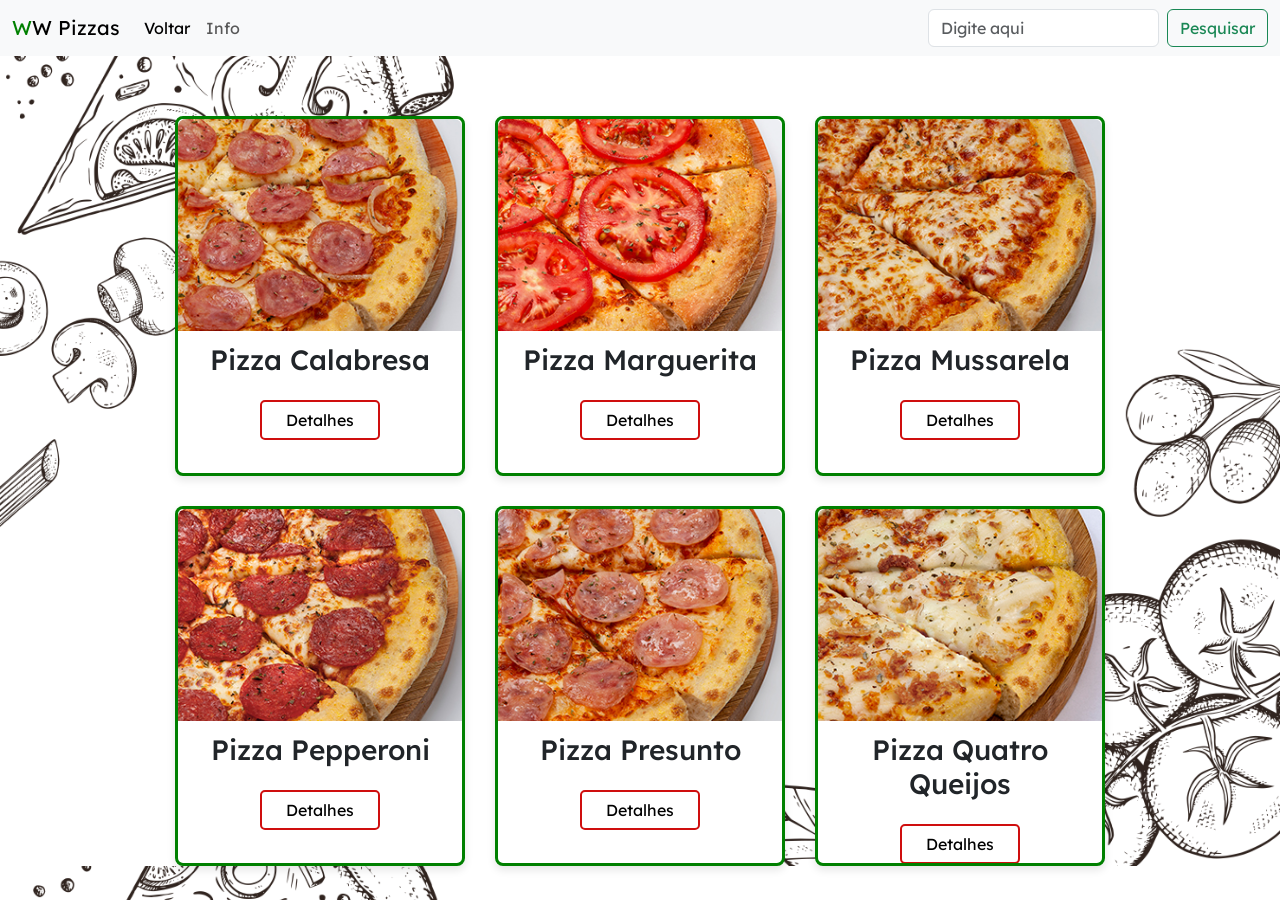
<file: html/cardapio.html>
<!DOCTYPE html>
<html lang="pt-br">
<head>
    <meta charset="UTF-8">
    <meta name="viewport" content="width=device-width, initial-scale=1.0">
    <title>Cardápio</title>
    <link rel="stylesheet" href="../styles/cardapio.css">
    <link href="https://cdn.jsdelivr.net/npm/bootstrap@5.3.3/dist/css/bootstrap.min.css" rel="stylesheet" integrity="sha384-QWTKZyjpPEjISv5WaRU9OFeRpok6YctnYmDr5pNlyT2bRjXh0JMhjY6hW+ALEwIH" crossorigin="anonymous">
    
    <style>
        @import url('https://fonts.googleapis.com/css2?family=Lexend:wght@100..900&display=swap');
    </style>
</head>
<body>
    <nav class="navbar navbar-expand-lg bg-body-tertiary" id="navbar">
        <div class="container-fluid">
            <a class="navbar-brand" href="#" id="logo">WW Pizzas</a>
            <button class="navbar-toggler" type="button" data-bs-toggle="collapse" data-bs-target="#navbarSupportedContent" aria-controls="navbarSupportedContent" aria-expanded="false" aria-label="Toggle navigation">
                <span class="navbar-toggler-icon"></span>
            </button>
            <div class="collapse navbar-collapse" id="navbarSupportedContent">
                <ul class="navbar-nav me-auto mb-2 mb-lg-0">
                    <li class="nav-item">
                        <a class="nav-link active" aria-current="page" href="index.html">Voltar</a>
                    </li>
                    <li class="nav-item">
                        <a class="nav-link" href="detalhes.html">Info</a>
                    </li>
                </ul>
                <form class="d-flex" role="search">
                    <input class="form-control me-2" type="search" placeholder="Digite aqui" aria-label="Search"/>
                    <button class="btn btn-outline-success" type="submit">Pesquisar</button>
                </form>
            </div>
        </div>
    </nav>

    <main>
        <article></article>
    </main>

    <!-- JS Local -->
    <script src="../scripts/carpadio.js"></script>
    <!-- Bootstrap JS v5.3.3 Oficial -->
    <script src="https://cdn.jsdelivr.net/npm/bootstrap@5.3.3/dist/js/bootstrap.bundle.min.js" integrity="sha384-YvpcrYf0tY3lHB60NNkmXc5s9fDVZLESaAA55NDzOxhy9GkcIdslK1eN7N6jIeHz" crossorigin="anonymous"></script>
</body>
</html>
</file>
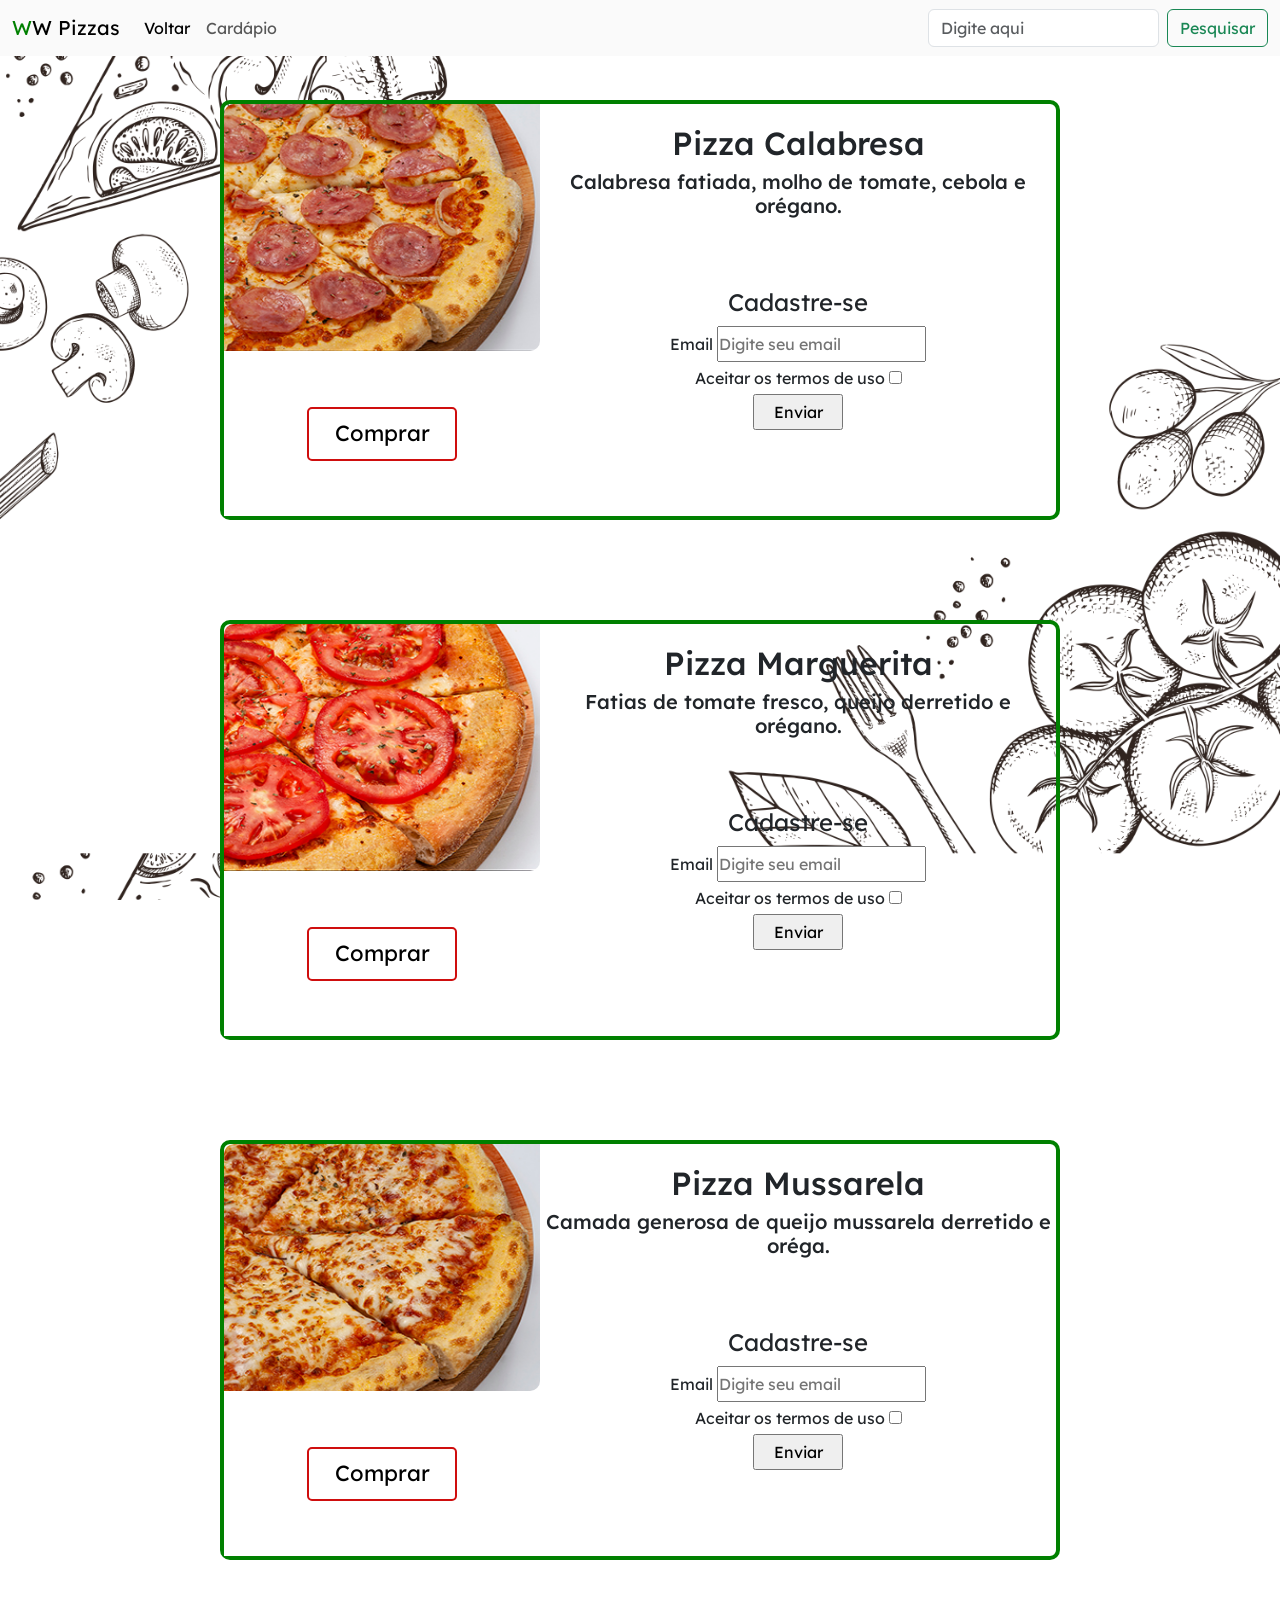
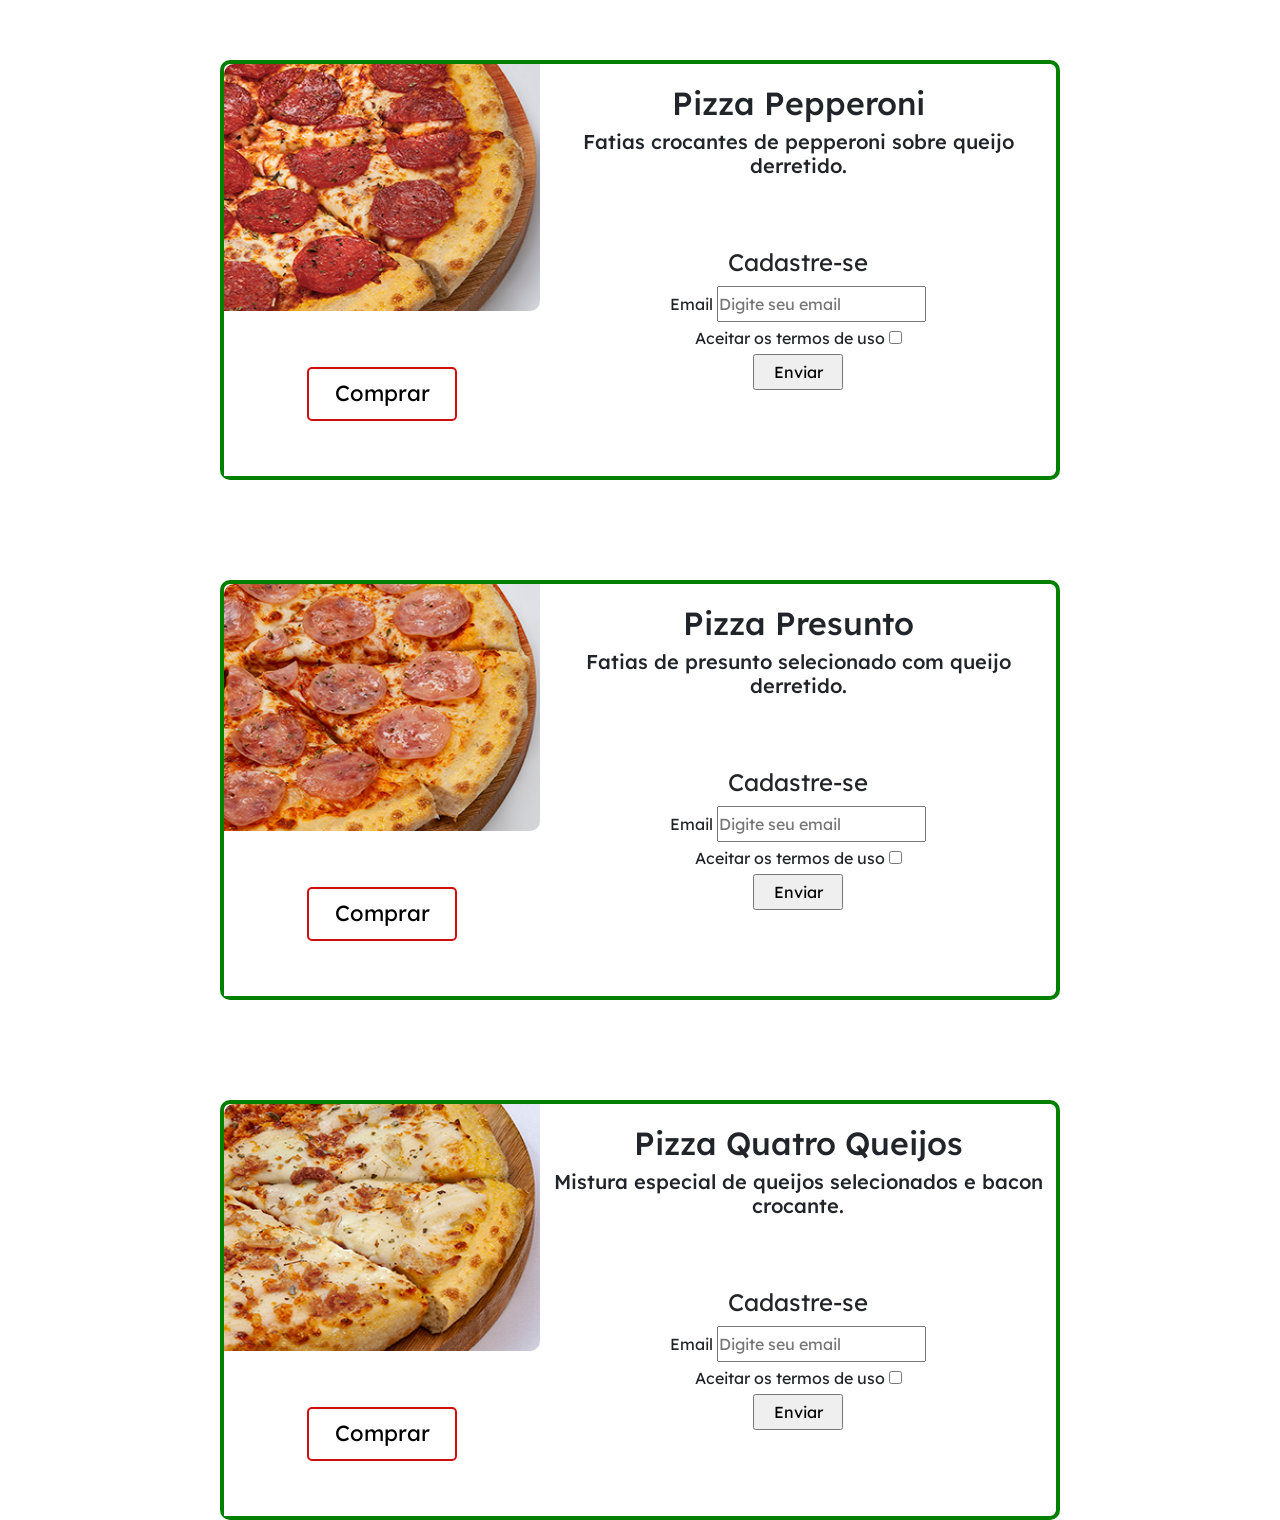
<file: html/detalhes.html>
<!DOCTYPE html>
<html lang="pt-br">
<head>
    <meta charset="UTF-8">
    <meta name="viewport" content="width=device-width, initial-scale=1.0">
    <title>Info</title>
    <link rel="stylesheet" href="../styles/detalhes.css">
    <link href="https://cdn.jsdelivr.net/npm/bootstrap@5.3.6/dist/css/bootstrap.min.css" rel="stylesheet" integrity="sha384-4Q6Gf2aSP4eDXB8Miphtr37CMZZQ5oXLH2yaXMJ2w8e2ZtHTl7GptT4jmndRuHDT" crossorigin="anonymous">
    <style>
        @import url('https://fonts.googleapis.com/css2?family=Lexend:wght@100..900&display=swap');
    </style>
</head>
<body>
    <nav class="navbar navbar-expand-lg fixed-top bg-body-tertiaryv" id="navbar">
        <div class="container-fluid">
            <a class="navbar-brand" href="#" id="logo">WW Pizzas</a>
            <button class="navbar-toggler" type="button" data-bs-toggle="collapse" data-bs-target="#navbarSupportedContent" aria-controls="navbarSupportedContent" aria-expanded="false" aria-label="Toggle navigation">
                <span class="navbar-toggler-icon"></span>
            </button>
            <div class="collapse navbar-collapse" id="navbarSupportedContent">
                <ul class="navbar-nav me-auto mb-2 mb-lg-0">
                    <li class="nav-item">
                        <a class="nav-link active" aria-current="page" href="index.html">Voltar</a>
                    </li>
                    <li class="nav-item">
                    <a class="nav-link" href="cardapio.html">Cardápio</a>
                    </li>
                </ul>
                <form class="d-flex" role="search">
                    <input class="form-control me-2" type="search" placeholder="Digite aqui" aria-label="Search"/>
                    <button class="btn btn-outline-success" type="submit">Pesquisar</button>
                </form>
            </div>
        </div>
    </nav>

    <main>
        <article>
            
        </article>
    </main>
    
    <script src="../scripts/detalhes.js"></script>
    <script src="https://cdn.jsdelivr.net/npm/bootstrap@5.3.6/dist/js/bootstrap.bundle.min.js" integrity="sha384-j1CDi7MgGQ12Z7Qab0qlWQ/Qqz24Gc6BM0thvEMVjHnfYGF0rmFCozFSxQBxwHKO" crossorigin="anonymous"></script>
</body>
</html>
</file>
<file: styles/cardapio.css>
*{
    margin: 0;
    padding: 0;
    box-sizing: border-box;
    font-family: "Lexend", sans-serif;
}

body {
    background-image: url(../pizzas/bg.png); 
    background-size: cover; 
}

#navbar{
    background-color:rgb(250, 250, 250);
}

#logo::first-letter{
    color: #008000;
}

article {
    display: flex;
    flex-wrap: wrap; 
    justify-content: center;
    gap: 30px; 
    margin-top: 60px;
    margin-left: auto;
    margin-right: auto;
    max-width: 1200px; 
    padding: 0 10px;
}

.item{
    background-color: white; 
    width: 290px; 
    height: 360px; 
    border: 3px solid #008000;
    border-radius: 8px;
    overflow: hidden; 
    box-shadow: 0 4px 8px rgba(0, 0, 0, 0.1);
}

.item>.imgs{
    width: 100%;
    height: 60%;
}

.imgs>img{
    height: 100%;
    width: 100%;
    object-fit: cover; 
    border-top-left-radius: 8px;
    border-top-right-radius: 8px;
}

.item>h3{
    padding-top: 12px;
    text-align: center;
}

.item > a {
    display: block; 
    text-align: center; 
    margin-top: 15px;
}

.btm{
    margin: 0 auto; 
    margin-top: 8px;
    width: 120px;
    height: 40px; 
    background-color: white;
    border-radius: 5px;
    border: 2px solid #cf0e0e;
    font-family: "Lexend", sans-serif;
    transition: 0.4s;
    cursor: pointer;
}

.btm:hover{
    background-color: #cf0e0e;
    color: white;
}
</file>
<file: styles/detalhes.css>
*{
    margin: 0;
    padding: 0;
    box-sizing: border-box;
    font-family: "Lexend", sans-serif;
}

body{
    background-image: url(/pizzas/bg.png);
    background-size: 100%;
    background-attachment: fixed;
}

#navbar{
    background-color:rgb(250, 250, 250);
}

#logo::first-letter{
    color: #008000;
}

.container{
    display: flex;
    justify-content: center;
    margin-top: 100px;
    scroll-margin-top: 100px;
}

.item{
    display: flex;
    height: 420px;
    width: 840px;
    border: 4px solid #008000;
    border-radius: 10px;
}

.imgs{
    width: 100%;
    height: 60%; 
    border-top-left-radius: 10px;
    border-bottom-right-radius: 10px;
    transition: 0.4s;
}

.imgs>img{
    height: 100%;
    width: 100%;
}

.info {
    width: 62%;
    text-align: center;
    margin-top: 20px;
}

.left {
    width: 38%;
    display: flex;
    flex-direction: column;
}

.wrapper{
    display: flex;
    width: 100%;
    height: 40%;
    justify-content: center;
    align-items: center;
    background: white;
}

.btm {
    width: 150px;
    height: 54px;
    background: white;
    border-radius: 5px;
    border: 2px solid #cf0e0e;
    font-family: "Lexend", sans-serif;
    font-size: 22px;
    animation: light 4s ease-in-out; 
    animation-iteration-count: infinite;
}

img:hover{
    transform: scale(1.2);
    border-radius: 10px;
}

#btmEnviar{
    width: 90px;
}

@keyframes light{
    from{
        background-color: white;
        color: black;
    }

    50%{
        background-color: #cf0e0e;
        color: white;
    }

    to{
       background-color: white;
        color: black; 
    }
}

.info>form{
    padding-top: 60px;
    line-height: 200%;
}

.last{
    margin-bottom: 240px;
}
</file>
